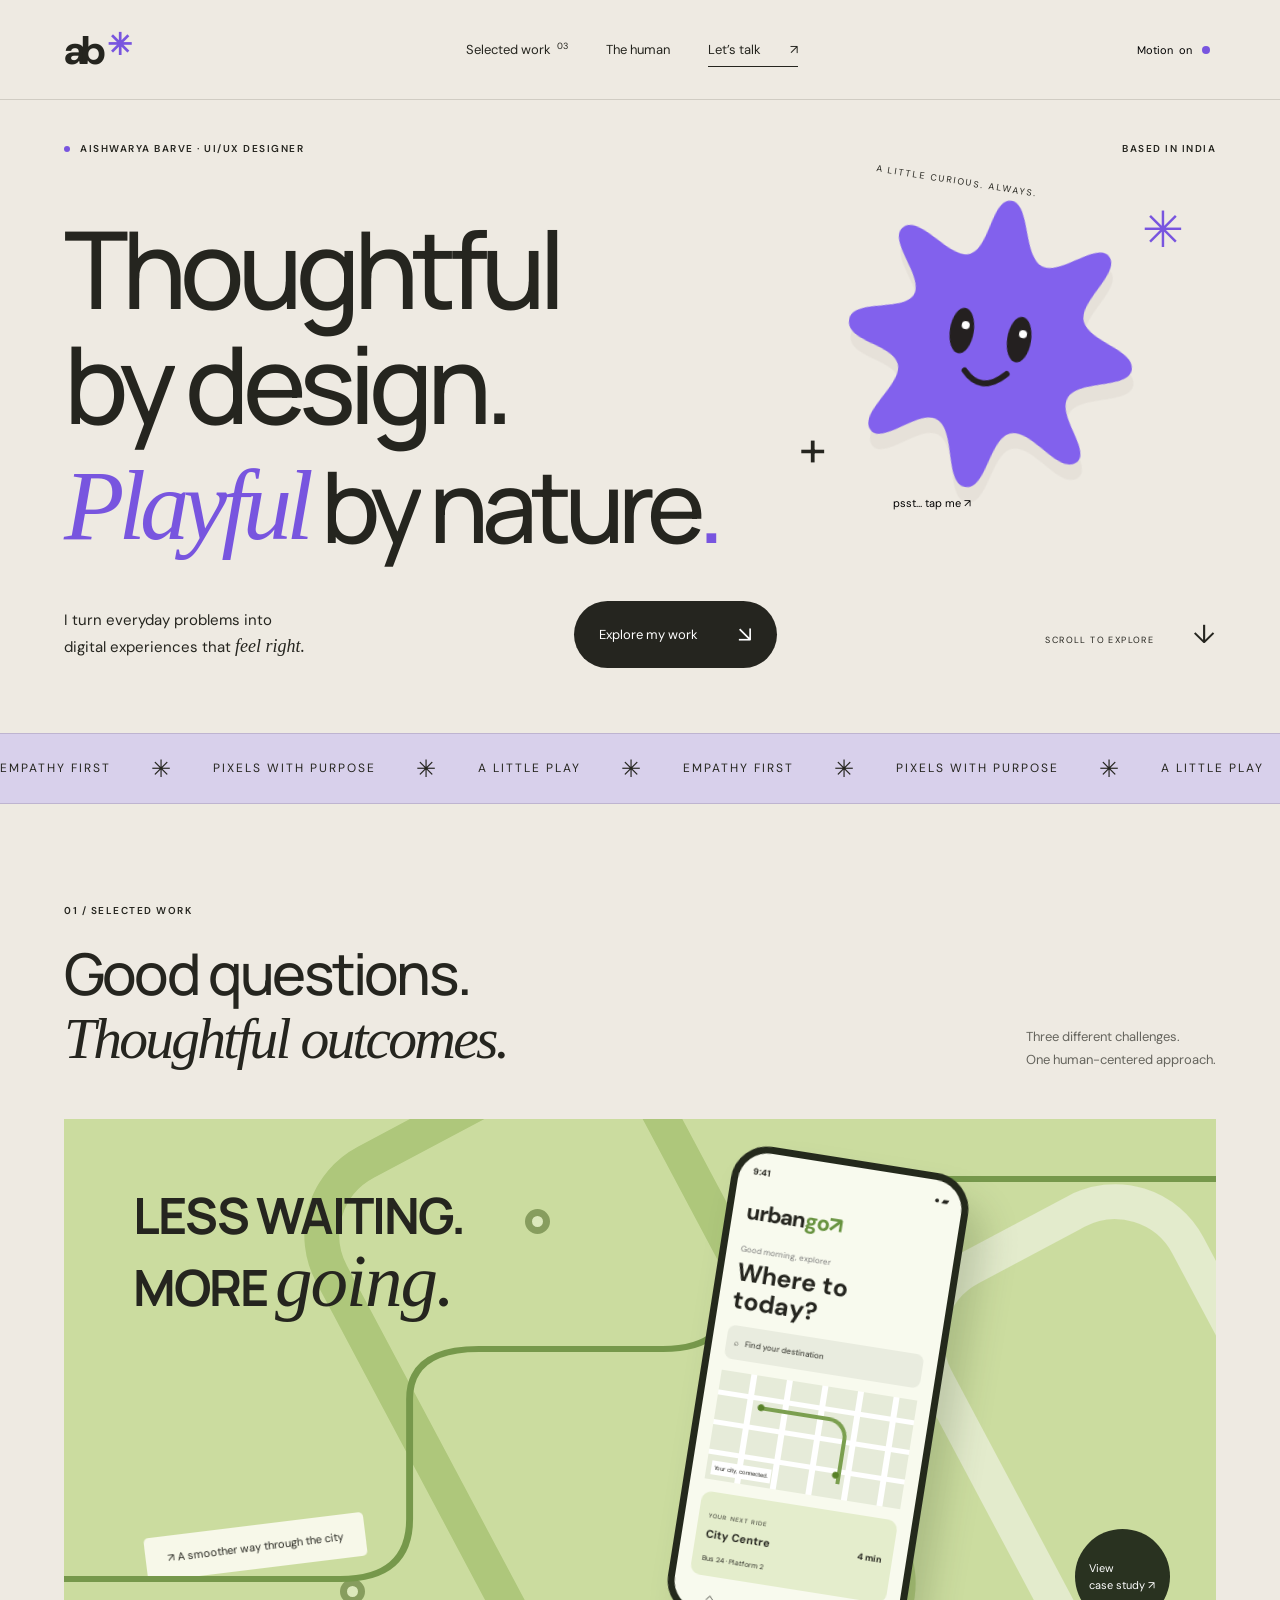
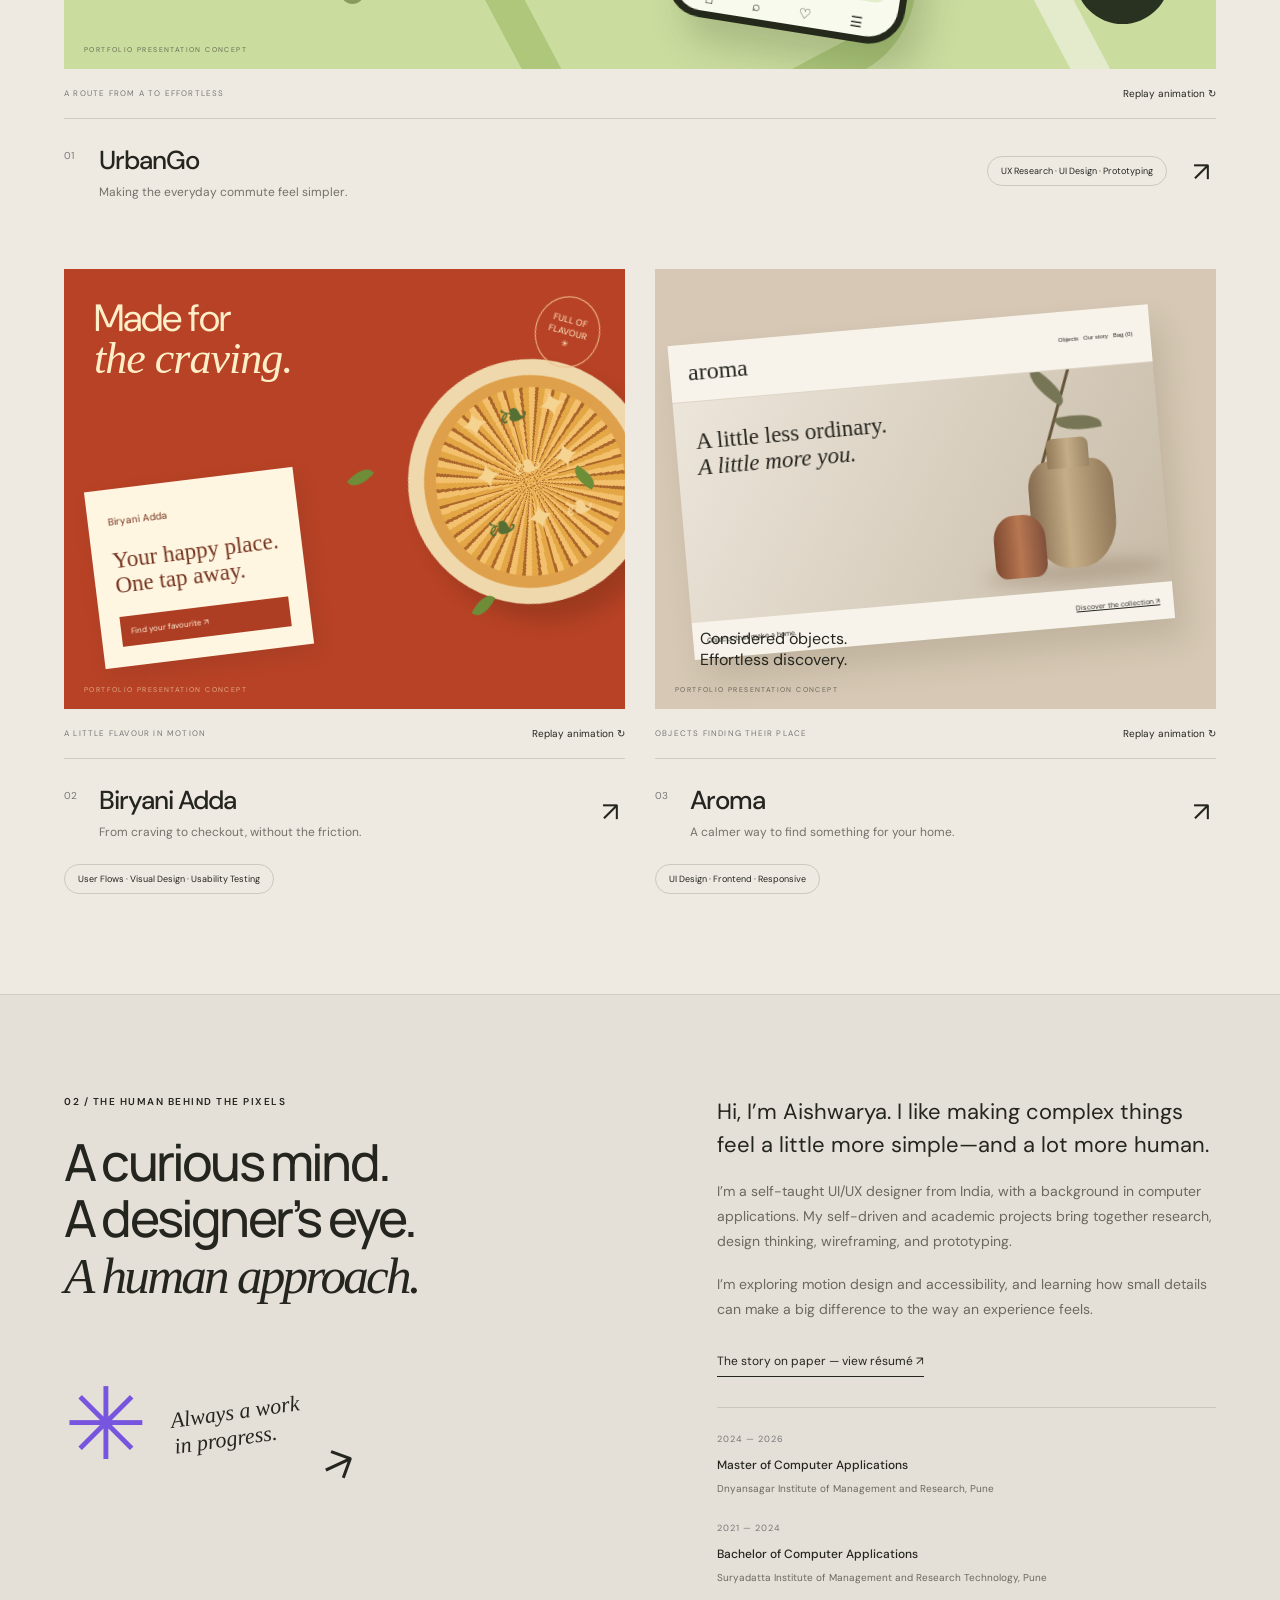
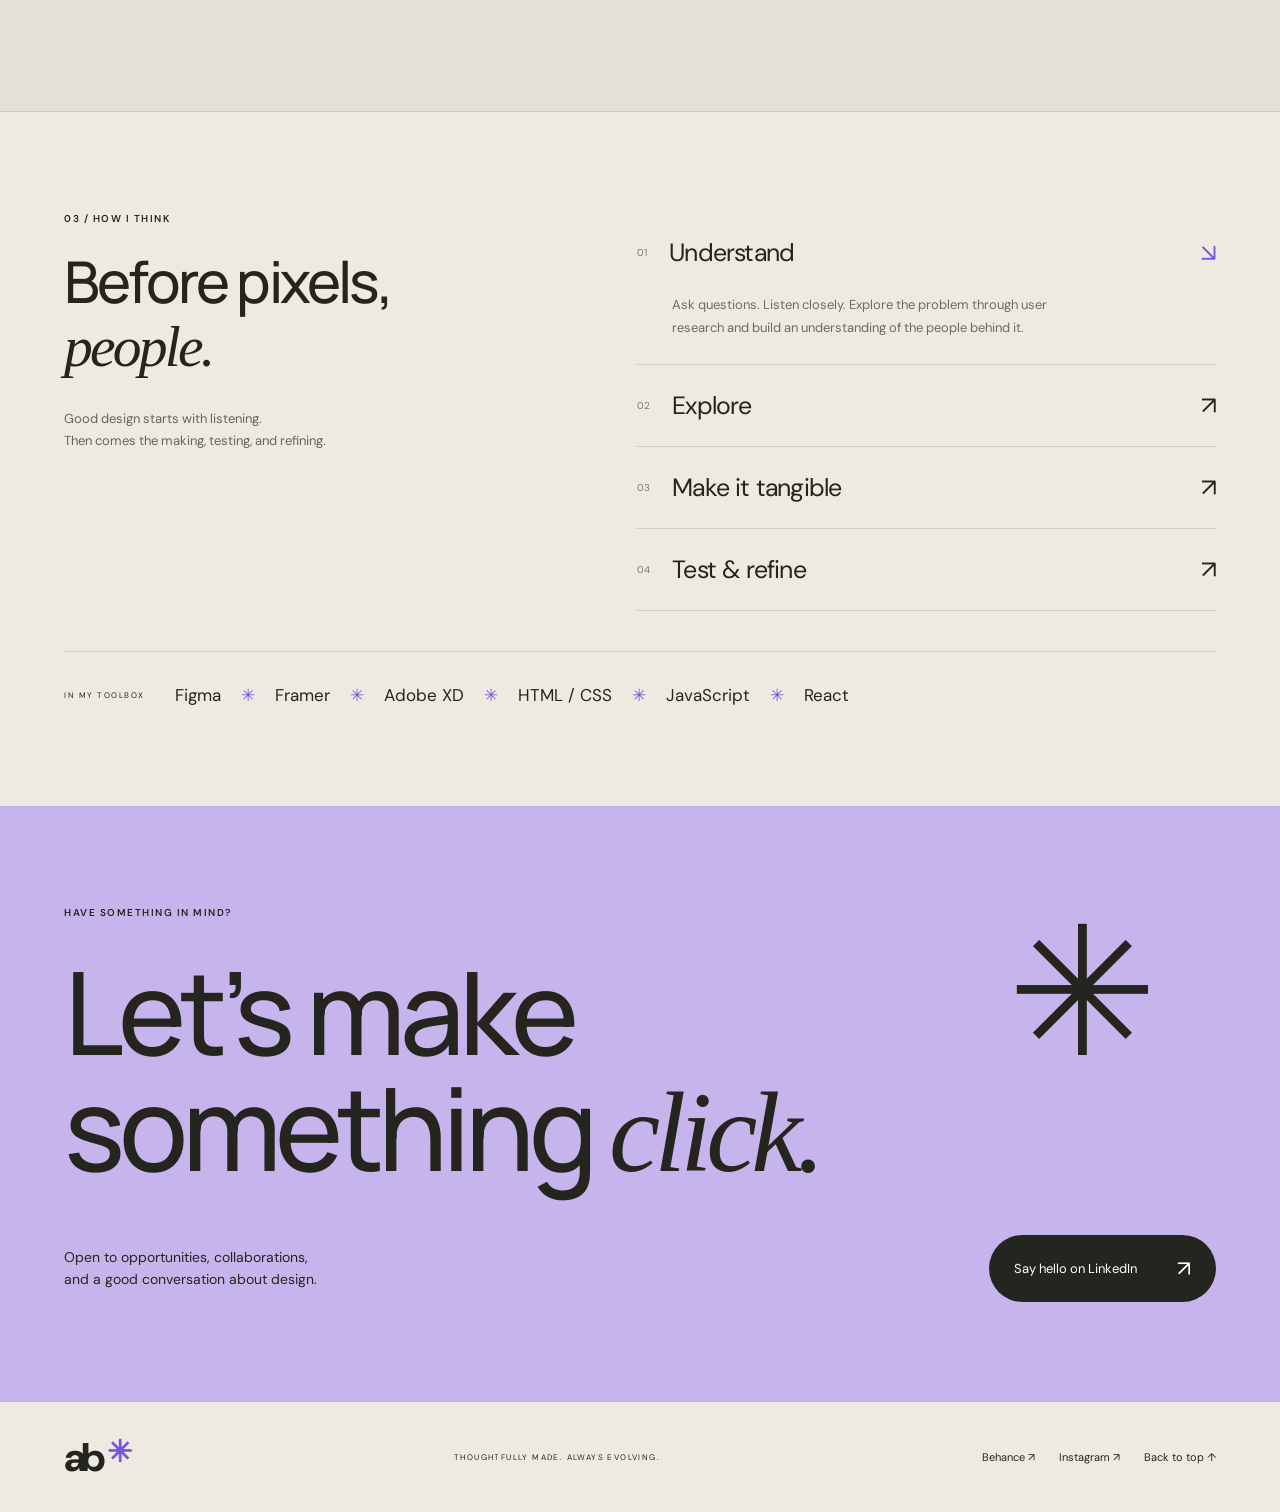
<file: Aishwarya-Portfolio.html>
<!doctype html>
<html lang="en"><head><meta charset="utf-8"><meta name="viewport" content="width=device-width,initial-scale=1"><meta name="theme-color" content="#eeeae2"><meta name="description" content="Aishwarya Barve — UI/UX designer crafting thoughtful digital experiences. Explore selected work, process, and a little play."><title>Aishwarya Barve — Design in Motion</title><style>@import url('https://fonts.googleapis.com/css2?family=DM+Sans:wght@400;500;600;700&family=Manrope:wght@400;500;600;700;800&display=swap');
:root{--paper:#eeeae2;--ink:#25251f;--purple:#7855df;--line:#d0ccc3}*{box-sizing:border-box}html{scroll-behavior:smooth;scroll-padding-top:90px}body{margin:0;background:var(--paper);color:var(--ink);font-family:'DM Sans',Arial,sans-serif}a{color:inherit;text-decoration:none}button{font:inherit}button,a,summary{-webkit-tap-highlight-color:transparent}a:focus-visible,button:focus-visible,summary:focus-visible{outline:3px solid #7855df;outline-offset:6px}::selection{background:#c0ef72;color:#25251f}.skip{position:fixed;top:-100px;left:20px;z-index:20;background:white;padding:12px}.skip:focus{top:15px}.progress{position:fixed;top:0;left:0;height:3px;width:0;background:var(--purple);z-index:30}header{height:100px;display:flex;align-items:center;justify-content:space-between;padding:0 5%;border-bottom:1px solid var(--line);gap:24px}.wordmark{font-size:40px;font-weight:800;letter-spacing:-5px;line-height:1}.wordmark span{display:inline-block;color:var(--purple);font-size:30px;vertical-align:top;margin:0 0 0 6px;letter-spacing:0}nav{display:flex;gap:38px;align-items:center;font-size:13px}nav sup{font-size:9px;margin-left:3px}.nav-contact{border-bottom:1px solid;padding:8px 0}.nav-contact span{margin-left:26px}#motion{display:flex;align-items:center;gap:6px;border:0;background:transparent;font-size:11px;cursor:pointer}#motion i{height:8px;width:8px;background:var(--purple);border-radius:50%;margin-left:4px}.hero{padding:42px 5% 35px;position:relative;overflow:hidden}.eyebrow{font-size:10px;letter-spacing:1.5px;font-weight:600;display:block}.hero .eyebrow{display:flex;align-items:center;gap:10px}.dot{width:6px;height:6px;border-radius:50%;background:var(--purple)}.hero-location{margin-left:auto}h1,h2,h3,p{margin:0}h1{font-family:Manrope,Arial,sans-serif;font-size:clamp(70px,8.4vw,132px);line-height:1.07;font-weight:500;letter-spacing:-7px;position:relative;margin:55px 0 42px;z-index:2;pointer-events:none}em{font-family:Georgia,'Times New Roman',serif;font-weight:400}h1 em{color:var(--purple);letter-spacing:-6px}.last-line{font-size:.92em;white-space:nowrap}.period{color:var(--purple)}.character-wrap{position:absolute;width:300px;height:330px;right:11%;top:87px;z-index:3}.character{border:0;background:none;width:100%;cursor:pointer;animation:bob 5s ease-in-out infinite;transform:rotate(9deg);padding:0;position:relative}.character svg{width:100%;filter:drop-shadow(4px 15px 0 #2420200b)}.eyes{transform-origin:150px 150px;animation:blink 7s infinite}.character.wink .eyes{transform:scaleY(.12);animation:none}.character-note{font-size:11px;position:absolute;bottom:-15px;left:80px;transform:rotate(-9deg)}.orbit-label{font-size:9px;letter-spacing:2px;position:absolute;top:-12px;left:36px;transform:rotate(9deg)}.spark{position:absolute;font-size:50px;font-weight:400}.s1{right:-45px;top:10px;color:var(--purple);animation:spin 25s linear infinite}.s2{left:-40px;bottom:35px}.hero-bottom{display:flex;justify-content:space-between;align-items:center;gap:20px;margin-top:40px}.hero-bottom p{font-size:15px;line-height:1.6}.hero-bottom p em{font-size:18px}.pill{display:inline-flex;align-items:center;justify-content:space-between;gap:40px;padding:19px 25px;border-radius:100px;font-size:13px;transition:transform .3s,background .3s}.pill:hover{transform:translateY(-4px);background:var(--purple)}.dark{background:var(--ink);color:white}.pill span{font-size:22px}.scroll-note{font-size:9px;letter-spacing:1.4px}.scroll-note span{display:inline-block;margin-left:35px;font-size:26px}.ticker{overflow:hidden;background:#d8d0eb;border-block:1px solid #beb4d0;padding:19px 0;margin-top:30px}.ticker>div{display:flex;align-items:center;gap:40px;white-space:nowrap;font-size:12px;letter-spacing:2px;width:max-content;animation:marquee 30s linear infinite}.ticker b{font-size:24px;font-weight:400}.section{padding:100px 5%}.section-heading{display:flex;align-items:flex-end;justify-content:space-between;gap:30px;margin-bottom:48px}h2{font-family:Manrope,Arial,sans-serif;font-size:clamp(38px,4.5vw,68px);font-weight:500;letter-spacing:-2.8px;line-height:1.1;margin-top:25px}.section-heading p{font-size:13px;line-height:1.7;color:#65645d}.project-art{display:block;position:relative;overflow:hidden;height:550px}.urban{background:#cbdc9f}.art-caption{position:absolute;top:70px;left:6%;font-family:Manrope,Arial,sans-serif;font-size:50px;font-weight:700;line-height:1.05;letter-spacing:-2px;z-index:2}.art-caption em{font-size:75px}.route{position:absolute;border:35px solid #aec77b;border-radius:100px;transform:rotate(-28deg)}.r1{height:700px;width:400px;left:30%;top:-60px}.r2{height:600px;width:320px;right:-100px;top:70px;border-color:#e3ebcc}.route-stop{position:absolute;width:25px;height:25px;border:7px solid #879d5e;background:#dce8bc;border-radius:50%}.stop1{left:40%;top:90px}.stop2{left:24%;bottom:65px}.phone{position:absolute;left:55%;top:38px;background:#f8faee;border:7px solid #24291c;border-radius:37px;width:240px;height:476px;box-shadow:20px 25px 35px #31431b35;transform:rotate(9deg);padding:14px;transition:transform .6s;z-index:3}.urban:hover .phone{transform:rotate(1deg) translateY(-10px)}.phone-status{font-size:9px;font-weight:bold;display:flex;justify-content:space-between}.phone-brand{font-weight:800;letter-spacing:-1px;font-size:22px;margin-top:20px}.phone-brand span{color:#689340}.phone>p{font-size:8px;margin-top:18px;color:#777}.phone h3{font-size:25px;line-height:1.1;margin:5px 0 12px}.search-field{background:#e9ecdf;border-radius:8px;padding:12px 8px;font-size:8px}.map{height:110px;background:repeating-linear-gradient(0deg,transparent 0 25px,#fff 25px 30px),repeating-linear-gradient(90deg,#e6ebd9 0 30px,#fff 30px 36px);margin:12px 0;position:relative;overflow:hidden}.map-line{position:absolute;border:4px solid #7b9f4f;border-left:0;border-bottom:0;width:92px;height:65px;left:42px;top:30px;border-radius:0 20px 0 0}.map-pin{position:absolute;top:75px;left:124px;color:#588128}.map-you{position:absolute;top:20px;left:40px;color:#588128}.map small{position:absolute;bottom:5px;left:5px;font-size:6px;background:#fff;padding:3px}.trip{background:#e4edcc;padding:10px;border-radius:10px}.trip>span{font-size:6px;letter-spacing:1px}.trip strong{font-size:11px;display:block;margin:4px 0}.trip b{float:right;font-size:9px}.trip small{font-size:7px}.phone-nav{display:flex;justify-content:space-around;padding:13px 0;font-size:14px}.floating-tag{position:absolute;bottom:100px;left:7%;background:#f7f8e9;padding:15px 22px;transform:rotate(-7deg);border-radius:5px;font-size:11px}.view-circle{position:absolute;right:4%;bottom:45px;width:95px;height:95px;background:#293220;color:white;border-radius:50%;display:grid;place-content:center;font-size:11px;line-height:1.5;transition:transform .3s}.urban:hover .view-circle{transform:rotate(12deg)}.concept{position:absolute;bottom:15px;left:20px;font-size:7px;letter-spacing:1.4px;opacity:.6}.project-info{display:flex;align-items:center;gap:20px;padding:24px 0}.project-info>div{flex:1;position:relative;padding-left:35px}.project-number{position:absolute;left:0;top:6px;font-size:10px;color:#777}.project-info h3{font-size:26px;letter-spacing:-1px;font-weight:500}.project-info p{font-size:12px;color:#737169;margin-top:7px}.tag{font-size:9px;border:1px solid #ccc8bf;border-radius:30px;padding:8px 13px;display:inline-block}.project-arrow{font-size:27px;padding:6px;transition:transform .3s}.project-arrow:hover{transform:translate(3px,-3px)}.project-grid{display:grid;grid-template-columns:1fr 1fr;gap:30px;margin-top:45px}.project-grid .project-art{height:440px}.biryani{background:#b84225;color:#ffefc9}.food-heading{position:absolute;top:30px;left:30px;font-size:38px;line-height:1;letter-spacing:-1px;z-index:3}.food-heading em{font-size:44px}.plate{position:absolute;width:245px;height:245px;border-radius:50%;background:#f8e2b9;box-shadow:10px 20px 20px #52220a44;border:16px solid #efd8ac;right:-28px;top:90px;transform:rotate(-15deg);transition:transform .6s}.rice{border-radius:50%;height:100%;background:repeating-conic-gradient(#e4a746 0 4deg,#f3c16d 4deg 8deg,#ab662b 8deg 10deg);border:12px solid #dea04a;color:#f5d391;text-align:center;font-size:38px;line-height:1.4}.rice span{color:#566f34}.biryani:hover .plate{transform:rotate(8deg)}.food-seal{position:absolute;top:27px;right:25px;border:1px solid #efbd8b;border-radius:50%;padding:17px 12px;font-size:9px;text-align:center;transform:rotate(15deg)}.order-card{position:absolute;left:30px;bottom:52px;background:#fff6e1;color:#75331e;width:210px;padding:20px;transform:rotate(-7deg);box-shadow:4px 8px 20px #632b2330;z-index:2}.order-card>span:first-child{font-size:10px}.order-card strong{display:block;font-family:Georgia,serif;font-size:23px;font-weight:400;line-height:1.1;margin:18px 0}.order-button{display:block;background:#ad3e23;color:#fff2da;padding:10px;font-size:8px}.aroma{background:#d6c8b4}.shop-window{position:absolute;left:7%;right:7%;top:55px;background:#f7f3eb;transform:rotate(-5deg);box-shadow:10px 20px 30px #483d2525;transition:transform .6s}.aroma:hover .shop-window{transform:rotate(0)}.shop-nav{padding:15px 18px;font-family:Georgia,serif;font-size:24px;border-bottom:1px solid #ddd5c6}.shop-nav span{float:right;font-family:Arial,sans-serif;font-size:6px;margin-top:10px}.shop-title{position:absolute;font-family:Georgia,serif;font-size:23px;top:85px;left:20px;z-index:3;line-height:1.15}.vase-scene{height:220px;background:linear-gradient(120deg,#ece5da,#c8bca8);position:relative;overflow:hidden}.vase{position:absolute;width:85px;height:108px;border-radius:25% 25% 44% 44%;background:linear-gradient(90deg,#866c4f,#c5ad87 45%,#8f7758);right:50px;bottom:22px;z-index:2}.vase:before{content:'';position:absolute;width:42px;height:30px;border-radius:7px 7px 0 0;background:linear-gradient(90deg,#927958,#c5ad87,#998464);top:-22px;left:21px}.small-vase{position:absolute;width:52px;height:63px;border-radius:40% 40% 22% 22%;background:linear-gradient(90deg,#7f4931,#b77751,#80503c);right:122px;bottom:16px;z-index:3}.branch{position:absolute;height:110px;width:65px;border-left:3px solid #66543a;right:40px;top:0;transform:rotate(20deg)}.branch:before,.branch:after{content:'';position:absolute;width:45px;height:16px;border-radius:0 80% 0 80%;background:#767656;top:22px;left:-40px;transform:rotate(20deg)}.branch:after{left:0;top:48px;transform:rotate(-25deg)}.scene-shadow{position:absolute;right:5px;bottom:7px;width:180px;height:22px;filter:blur(8px);background:#6d523740;border-radius:50%}.shop-footer{padding:14px;font-size:7px}.shop-footer span{float:right;text-decoration:underline}.aroma-caption{position:absolute;left:8%;bottom:38px;font-size:16px;line-height:1.3}.about{display:grid;grid-template-columns:1.1fr 1fr;gap:9%;border-block:1px solid var(--line);background:#e5e0d7}.about h2{font-size:clamp(38px,4vw,58px)}.about-right p{font-size:14px;line-height:1.8;margin-bottom:18px;color:#6b685f}.about-right p.intro{font-size:22px;line-height:1.5;color:var(--ink)}.text-link{font-size:12px;border-bottom:1px solid;padding-bottom:7px;display:inline-block;margin:12px 0 30px}.education{border-top:1px solid #ccc6bb;padding-top:25px}.education>div{margin-bottom:24px}.education span{display:block;font-size:9px;color:#777;letter-spacing:1px;margin-bottom:8px}.education strong{font-size:12px;font-weight:500}.education p{font-size:10px;margin:6px 0}.about-doodle{display:flex;align-items:center;gap:24px;margin-top:55px}.about-doodle>span{font-size:100px;color:var(--purple);animation:spin 30s linear infinite}.about-doodle p{font-family:Georgia,serif;font-style:italic;font-size:22px;transform:rotate(-8deg)}.about-doodle b{font-weight:400;font-size:40px;align-self:flex-end;transform:rotate(20deg)}.process{display:grid;grid-template-columns:1fr 1.15fr;gap:40px 70px}.process .section-heading{display:block}.process .section-heading p{margin-top:30px}.process-list details{border-bottom:1px solid var(--line)}.process-list summary{padding:24px 0;list-style:none;font-size:25px;cursor:pointer;display:flex;align-items:center;gap:22px;letter-spacing:-.8px}.process-list summary::-webkit-details-marker{display:none}.process-list summary>span{font-size:10px;color:#777;letter-spacing:0}.process-list i{margin-left:auto;font-style:normal;transition:transform .3s}.process-list details[open] i{transform:rotate(90deg);color:var(--purple)}.process-list details p{padding:0 35px 25px;font-size:13px;line-height:1.8;color:#6d6b63;max-width:450px}.toolbox{grid-column:1/-1;border-top:1px solid var(--line);padding-top:32px;display:flex;align-items:center;gap:30px}.toolbox>span{font-size:8px;letter-spacing:1.5px;white-space:nowrap}.toolbox p{font-size:17px;display:flex;align-items:center;gap:20px;flex-wrap:wrap}.toolbox b{color:var(--purple);font-weight:400}.contact{background:#c6b5ed;position:relative;overflow:hidden}.contact h2{font-size:clamp(65px,9vw,132px);line-height:1;letter-spacing:-6px;margin:35px 0 45px}.contact h2>span{font-size:180px;position:absolute;right:10%;top:90px;animation:spin 40s linear infinite}.contact-bottom{display:flex;align-items:center;justify-content:space-between;gap:25px}.contact-bottom p{font-size:14px;line-height:1.6}footer{padding:35px 5%;display:flex;align-items:center;justify-content:space-between;gap:25px}footer>span{font-size:8px;letter-spacing:1.4px}footer>div{display:flex;gap:24px;font-size:11px}.reveal{transition:opacity .8s,transform .8s}.js-motion .reveal:not(.visible){opacity:0;transform:translateY(28px)}body.paused *,body.paused *:before,body.paused *:after{animation-play-state:paused!important}body.paused .reveal{opacity:1!important;transform:none!important}.paused{scroll-behavior:auto}.paused #motion i{background:#888}@keyframes bob{50%{transform:translateY(-15px) rotate(-4deg)}}@keyframes blink{0%,43%,47%,100%{transform:scaleY(1)}45%{transform:scaleY(.08)}}@keyframes spin{to{transform:rotate(360deg)}}@keyframes marquee{to{transform:translateX(-50%)}}
@media(min-width:1500px){main,header,footer{max-width:1600px;margin:auto}.hero{min-height:730px}.character-wrap{right:13%;top:100px;width:340px}}@media(max-width:1000px){h1{letter-spacing:-4px;font-size:8.8vw}.character-wrap{width:220px;height:240px;top:100px;right:9%}.hero-location{display:none}.project-info .tag{display:none}.art-caption{font-size:40px}.phone{left:53%}.project-grid .project-art{height:380px}.plate{width:205px;height:205px;top:95px;right:-40px}.food-heading{font-size:30px}.food-heading em{font-size:35px}.food-seal{display:none}.order-card{width:180px;left:20px;bottom:40px}.shop-window{top:45px}.shop-title{font-size:18px}.vase{right:20px}.small-vase{right:85px}.branch{right:10px}.aroma-caption{bottom:27px;font-size:13px}.contact h2>span{right:6%;font-size:130px}.toolbox p{font-size:14px;gap:14px}}@media(max-width:650px){header{height:78px;padding:0 6%;gap:12px}.wordmark{font-size:33px}.wordmark span{font-size:24px}nav{gap:18px;font-size:11px}nav>a:nth-child(2){display:none}.nav-contact span{margin-left:6px}#motion{font-size:9px;gap:4px}#motion i{display:none}.hero{padding:28px 6% 30px}.hero .eyebrow{font-size:8px;letter-spacing:1px}.hero h1{font-size:clamp(53px,12vw,78px);letter-spacing:-3px;margin:235px 0 25px;line-height:1.05}.last-line{white-space:normal;font-size:1em}h1 em{letter-spacing:-3px}.character-wrap{width:185px;height:195px;top:78px;right:calc(50% - 92px)}.orbit-label{font-size:7px;left:12px;top:-10px;white-space:nowrap}.character-note{font-size:9px;left:45px;bottom:-15px}.spark{font-size:35px}.s1{right:-50px;top:30px}.s2{left:-45px;bottom:10px}.hero-bottom{flex-wrap:wrap;margin-top:24px;gap:23px}.hero-bottom p{font-size:13px}.hero-bottom .pill{padding:14px 20px;font-size:11px;gap:25px}.scroll-note{display:none}.ticker{margin-top:0;padding:13px 0}.ticker>div{font-size:9px;gap:25px}.ticker b{font-size:19px}.section{padding:65px 6%}.section-heading{display:block;margin-bottom:30px}.section-heading p{margin-top:20px;font-size:12px}h2{font-size:38px;letter-spacing:-1.8px;margin-top:18px}.project-art{height:480px}.urban .art-caption{font-size:30px;left:7%;top:25px}.art-caption em{font-size:45px}.phone{width:200px;height:395px;left:auto;right:15%;top:110px;transform:rotate(10deg);padding:11px;border-width:6px;border-radius:29px}.phone-brand{font-size:18px;margin-top:9px}.phone>p{margin-top:10px}.phone h3{font-size:22px}.search-field{padding:9px 6px}.map{height:90px;margin:10px 0}.trip{padding:7px}.phone-nav{padding:10px 0}.view-circle{height:65px;width:65px;font-size:8px;right:3%;bottom:27px}.floating-tag{font-size:8px;left:4%;bottom:110px;padding:10px 12px;z-index:4;max-width:135px}.urban .concept{left:12px;font-size:6px}.project-info{padding:21px 0;gap:10px}.project-info>div{padding-left:24px}.project-info h3{font-size:23px}.project-info p{font-size:11px;line-height:1.5;max-width:260px}.project-grid{grid-template-columns:1fr;gap:35px;margin-top:25px}.project-grid .project-art{height:400px}.plate{right:-10px;width:230px;height:230px}.food-heading{font-size:38px}.food-heading em{font-size:42px}.order-card{width:200px}.food-seal{display:block;right:15px;top:20px}.shop-window{top:45px}.shop-title{font-size:25px}.vase{right:38px}.small-vase{right:108px}.branch{right:25px}.aroma-caption{font-size:15px;bottom:35px}.about{grid-template-columns:1fr;gap:40px}.about h2{font-size:39px}.about-doodle{margin-top:25px}.about-doodle>span{font-size:70px}.about-doodle p{font-size:19px}.about-right p.intro{font-size:20px}.about-right p{font-size:13px}.process{grid-template-columns:1fr;gap:0}.process .section-heading{margin-bottom:15px}.process-list summary{font-size:24px}.toolbox{margin-top:35px;display:block}.toolbox p{font-size:13px;line-height:2;margin-top:16px;gap:12px}.contact h2{font-size:62px;letter-spacing:-3px;margin-top:28px;position:relative;z-index:2}.contact h2>span{font-size:80px;top:-65px;right:-5px;opacity:.35;z-index:-1}.contact-bottom{display:block}.contact-bottom p{font-size:12px;margin-bottom:24px}.contact .pill{font-size:12px;padding:16px 20px}footer{padding:28px 6%;flex-wrap:wrap}footer>span{font-size:6px}footer>div{width:100%;justify-content:space-between;font-size:10px}.tag{font-size:8px}.section .eyebrow{font-size:8px}}@media(prefers-reduced-motion:reduce){html{scroll-behavior:auto}*,*:before,*:after{animation:none!important;transition:none!important}.js-motion .reveal:not(.visible){opacity:1;transform:none}}
</style><style>.word-mask{display:inline-block;overflow:hidden;vertical-align:bottom;padding:0 .05em .13em;margin:0 -.05em -.13em}.word-mask>span{display:inline-block}.motion-ready:not(.paused) .word-mask>span{animation:wordEnter 1.1s cubic-bezier(.16,1,.3,1) both;animation-delay:calc(var(--word)*90ms)}.character svg{rotate:var(--lean,0deg);transition:rotate .4s}.eye-track{translate:var(--x,0px) var(--y,0px);transition:translate .15s}.character.surprised svg{animation:surprise .7s ease}.project-art{transform:perspective(1200px) rotateX(var(--rx,0deg)) rotateY(var(--ry,0deg));transition:transform .5s;isolation:isolate}.route-drawing{position:absolute;inset:0;width:100%;height:100%;pointer-events:none;z-index:1}.route-drawing path{fill:none;stroke:#76984b;stroke-width:6;stroke-linecap:round;stroke-dasharray:1;stroke-dashoffset:0}.scene-ready.playing .route-drawing path{animation:drawRoute 2.2s ease both}.scene-ready.playing .phone{animation:phoneArrive 1.3s cubic-bezier(.16,1,.3,1) .25s both}.scene-ready.playing .floating-tag{animation:objectArrive .8s cubic-bezier(.16,1,.3,1) .8s both}.scene-controls{display:flex;align-items:center;justify-content:space-between;padding:10px 0;border-bottom:1px solid var(--line);gap:10px}.scene-controls span{font-size:8px;letter-spacing:1.2px;color:#777}.replay-scene{border:0;background:none;font-size:10px;padding:8px 0 8px 12px;cursor:pointer;color:var(--ink)}.replay-scene:disabled{opacity:.45;cursor:default}.steam{position:absolute;right:70px;top:88px;width:110px;height:115px;z-index:4;pointer-events:none;display:flex;gap:15px}.steam i{width:15px;height:80px;border-left:3px solid #ffedc0;border-radius:50%;opacity:0;filter:blur(1px)}.playing .steam i{animation:steamRise 2.4s ease-out infinite;animation-delay:calc(var(--i)*.5s)}.offscreen .steam i{animation-play-state:paused}.ingredient{position:absolute;z-index:3;width:25px;height:13px;border-radius:0 80% 0 80%;background:#6d8d39}.ingredient.a{right:28px;top:46%;rotate:32deg}.ingredient.b{right:45%;top:46%;rotate:-45deg}.ingredient.c{right:23%;top:75%;rotate:120deg}.scene-ready.playing .ingredient{animation:ingredientArrive 1.1s cubic-bezier(.2,.8,.2,1) .4s both}.scene-ready.playing .ingredient.b{animation-delay:.65s}.scene-ready.playing .ingredient.c{animation-delay:.85s}.scene-ready.playing .plate{animation:plateArrive 1.2s cubic-bezier(.16,1,.3,1) both}.scene-ready.playing .order-card{animation:objectArrive 1s cubic-bezier(.16,1,.3,1) .5s both}.scene-ready.playing .shop-window{animation:shopUnfold 1.3s cubic-bezier(.16,1,.3,1) both;transform-origin:50% 100%}.scene-ready.playing .vase,.scene-ready.playing .small-vase,.scene-ready.playing .branch{animation:objectArrive 1.2s cubic-bezier(.16,1,.3,1) .25s both}.scene-ready.playing .small-vase{animation-delay:.45s}.scene-ready.playing .branch{animation-delay:.65s}.pill{translate:var(--mx,0px) var(--my,0px);transition:translate .25s,transform .3s,background .3s}.paused .eye-track{translate:0 0}.paused .character svg{rotate:0deg}.paused .project-art{transform:none}.paused .pill{translate:0 0}.paused .word-mask>span{transform:none;opacity:1}.paused .scene-ready *{animation:none!important}.paused .steam{display:none}
@keyframes wordEnter{0%{transform:translateY(115%) rotate(5deg) scaleX(.9);opacity:0}70%{transform:translateY(-3%) rotate(0) scaleX(1.02);opacity:1}100%{transform:none;opacity:1}}@keyframes surprise{0%,100%{scale:1}25%{scale:1.12 .88}55%{scale:.93 1.1;translate:0 -16px}}@keyframes drawRoute{from{stroke-dashoffset:1}to{stroke-dashoffset:0}}@keyframes phoneArrive{from{opacity:0;translate:70px 80px;rotate:12deg}to{opacity:1;translate:0 0;rotate:0deg}}@keyframes objectArrive{from{opacity:0;translate:0 40px}to{opacity:1;translate:0 0}}@keyframes plateArrive{from{opacity:0;translate:70px 30px;rotate:55deg}to{opacity:1;translate:0 0;rotate:0deg}}@keyframes ingredientArrive{from{opacity:0;translate:0 -85px;scale:.3}to{opacity:1;translate:0 0;scale:1}}@keyframes steamRise{0%{opacity:0;translate:0 20px;scale:.8}30%{opacity:.6}100%{opacity:0;translate:8px -50px;scale:1.3}}@keyframes shopUnfold{from{opacity:0;rotate:x 25deg;translate:0 40px}to{opacity:1;rotate:x 0deg;translate:0 0}}
@media(max-width:650px){.steam{right:45px;top:95px}.scene-controls span{font-size:7px}.replay-scene{font-size:9px}.project-art{transform:none!important}.pill{translate:none!important}}@media(prefers-reduced-motion:reduce){.eye-track{translate:none!important}.character svg{rotate:none!important}.project-art{transform:none!important}.pill{translate:none!important}.route-drawing path{stroke-dashoffset:0!important}.steam{display:none}.word-mask>span{opacity:1!important;transform:none!important}}
</style></head>
<body><a class="skip" href="#work">Skip to work</a><div class="progress"></div>
<header><a class="wordmark" href="#home" aria-label="Aishwarya home">ab<span>✳</span></a><nav aria-label="Main navigation"><a href="#work">Selected work <sup>03</sup></a><a href="#about">The human</a><a class="nav-contact" href="#contact">Let’s talk <span>↗</span></a></nav><button id="motion" aria-pressed="false" aria-label="Pause animation">Motion <span>on</span><i></i></button></header>
<main><section class="hero" id="home"><div class="eyebrow"><span class="dot"></span> AISHWARYA BARVE · UI/UX DESIGNER <span class="hero-location">BASED IN INDIA</span></div><h1>Thoughtful<br>by design.<br><span class="last-line"><em>Playful</em> by nature<span class="period">.</span></span></h1>
<div class="character-wrap"><span class="orbit-label">A LITTLE CURIOUS. ALWAYS.</span><button class="character" aria-label="Make the character wink" title="Psst… tap me"><svg viewBox="0 0 300 310" role="img" aria-label="Playful violet star character"><path class="starbody" d="M150 12C169 12 170 65 190 72S241 38 255 52S232 101 240 120S295 140 295 160S244 178 236 198S270 248 254 261S205 234 185 242S170 302 149 302S131 249 111 240S60 275 46 260S71 210 63 191S8 177 8 155S60 139 68 120S32 70 47 55S98 80 117 71S130 12 150 12Z" fill="#8261ed"/><g class="eyes"><ellipse cx="121" cy="148" rx="12" ry="23" fill="#242020"/><ellipse cx="179" cy="148" rx="12" ry="23" fill="#242020"/><circle cx="124" cy="142" r="4" fill="#fff"/><circle cx="182" cy="142" r="4" fill="#fff"/></g><path d="M130 187Q150 208 172 184" fill="none" stroke="#242020" stroke-width="6" stroke-linecap="round"/></svg><span class="character-note">psst… tap me ↗</span></button><span class="spark s1">✳</span><span class="spark s2">+</span></div>
<div class="hero-bottom"><p>I turn everyday problems into<br>digital experiences that <em>feel right.</em></p><a href="#work" class="pill dark">Explore my work <span>↘</span></a><span class="scroll-note">SCROLL TO EXPLORE <span>↓</span></span></div></section>
<div class="ticker" aria-hidden="true"><div>EMPATHY FIRST <b>✳</b> PIXELS WITH PURPOSE <b>✳</b> A LITTLE PLAY <b>✳</b> EMPATHY FIRST <b>✳</b> PIXELS WITH PURPOSE <b>✳</b> A LITTLE PLAY <b>✳</b></div></div>
<section id="work" class="work section"><div class="section-heading reveal"><div><span class="eyebrow">01 / SELECTED WORK</span><h2>Good questions.<br><em>Thoughtful outcomes.</em></h2></div><p>Three different challenges.<br>One human-centered approach.</p></div>
<article class="project reveal"><a class="project-art urban" href="https://www.behance.net/gallery/234531147/UrbanGo-Public-Transport-Mobile-App-UX-Case-Study" target="_blank" rel="noopener" aria-label="View UrbanGo case study on Behance"><div class="art-caption">LESS WAITING.<br>MORE <em>going.</em></div><div class="route r1"></div><div class="route r2"></div><span class="route-stop stop1"></span><span class="route-stop stop2"></span><div class="phone"><div class="phone-status">9:41 <span>● ▰</span></div><div class="phone-brand">urban<span>go↗</span></div><p>Good morning, explorer</p><h3>Where to<br>today?</h3><div class="search-field">⌕ &nbsp; Find your destination</div><div class="map"><span class="map-line"></span><b class="map-pin">●</b><span class="map-you">●</span><small>Your city, connected.</small></div><div class="trip"><span>YOUR NEXT RIDE</span><strong>City Centre <b>4 min</b></strong><small>Bus 24 · Platform 2</small></div><div class="phone-nav">⌂ <span>⌕</span> ♡ <span>☰</span></div></div><span class="floating-tag">↗ A smoother way through the city</span><span class="view-circle">View<br>case study ↗</span><span class="concept">PORTFOLIO PRESENTATION CONCEPT</span></a><div class="project-info"><div><span class="project-number">01</span><h3>UrbanGo</h3><p>Making the everyday commute feel simpler.</p></div><span class="tag">UX Research · UI Design · Prototyping</span><a href="https://www.behance.net/gallery/234531147/UrbanGo-Public-Transport-Mobile-App-UX-Case-Study" target="_blank" rel="noopener" class="project-arrow" aria-label="UrbanGo case study">↗</a></div></article>
<div class="project-grid"><article class="project reveal"><a class="project-art biryani" href="https://www.behance.net/gallery/236012177/BiryaniAdda-A-Biryani-Delivery-App" target="_blank" rel="noopener" aria-label="View Biryani Adda case study"><span class="food-heading">Made for<br><em>the craving.</em></span><div class="plate"><div class="rice">✦ <span>❧</span> ✦<br>✦ ❧ ✦<br><span>❧</span> ✦ ❧</div></div><span class="food-seal">FULL OF<br>FLAVOUR<br>✳</span><div class="order-card"><span>Biryani Adda</span><strong>Your happy place.<br>One tap away.</strong><span class="order-button">Find your favourite ↗</span></div><span class="concept">PORTFOLIO PRESENTATION CONCEPT</span></a><div class="project-info"><div><span class="project-number">02</span><h3>Biryani Adda</h3><p>From craving to checkout, without the friction.</p></div><a class="project-arrow" href="https://www.behance.net/gallery/236012177/BiryaniAdda-A-Biryani-Delivery-App" target="_blank" rel="noopener" aria-label="Biryani Adda case study">↗</a></div><span class="tag">User Flows · Visual Design · Usability Testing</span></article>
<article class="project reveal"><a class="project-art aroma" href="https://www.behance.net/gallery/236233799/Aroma-Online-Home-Dcor-Store" target="_blank" rel="noopener" aria-label="View Aroma case study"><div class="shop-window"><div class="shop-nav">aroma<span>Objects &nbsp; Our story &nbsp; Bag (0)</span></div><div class="shop-title">A little less ordinary.<br><em>A little more you.</em></div><div class="vase-scene"><div class="branch"></div><div class="vase"></div><div class="small-vase"></div><div class="scene-shadow"></div></div><div class="shop-footer">Objects that make a home.<span>Discover the collection ↗</span></div></div><span class="aroma-caption">Considered objects.<br>Effortless discovery.</span><span class="concept">PORTFOLIO PRESENTATION CONCEPT</span></a><div class="project-info"><div><span class="project-number">03</span><h3>Aroma</h3><p>A calmer way to find something for your home.</p></div><a class="project-arrow" href="https://www.behance.net/gallery/236233799/Aroma-Online-Home-Dcor-Store" target="_blank" rel="noopener" aria-label="Aroma case study">↗</a></div><span class="tag">UI Design · Frontend · Responsive</span></article></div></section>
<section class="about section" id="about"><div class="about-left reveal"><span class="eyebrow">02 / THE HUMAN BEHIND THE PIXELS</span><h2>A curious mind.<br>A designer’s eye.<br><em>A human approach.</em></h2><div class="about-doodle" aria-hidden="true"><span>✳</span><p>Always a work<br>in progress.</p><b>↗</b></div></div><div class="about-right reveal"><p class="intro">Hi, I’m Aishwarya. I like making complex things feel a little more simple—and a lot more human.</p><p>I’m a self-taught UI/UX designer from India, with a background in computer applications. My self-driven and academic projects bring together research, design thinking, wireframing, and prototyping.</p><p>I’m exploring motion design and accessibility, and learning how small details can make a big difference to the way an experience feels.</p><a class="text-link" href="https://barveaishwarya.github.io/Portfolio/Aishwarya-Barve-Resume.pdf" target="_blank" rel="noopener">The story on paper — view résumé ↗</a><div class="education"><div><span>2024 — 2026</span><strong>Master of Computer Applications</strong><p>Dnyansagar Institute of Management and Research, Pune</p></div><div><span>2021 — 2024</span><strong>Bachelor of Computer Applications</strong><p>Suryadatta Institute of Management and Research Technology, Pune</p></div></div></div></section>
<section class="process section"><div class="section-heading reveal"><div><span class="eyebrow">03 / HOW I THINK</span><h2>Before pixels,<br><em>people.</em></h2></div><p>Good design starts with listening.<br>Then comes the making, testing, and refining.</p></div><div class="process-list"><details open><summary><span>01</span>Understand <i>↗</i></summary><p>Ask questions. Listen closely. Explore the problem through user research and build an understanding of the people behind it.</p></details><details><summary><span>02</span>Explore <i>↗</i></summary><p>Turn insights into user flows, sketches, and wireframes. Explore possibilities before committing to a visual direction.</p></details><details><summary><span>03</span>Make it tangible <i>↗</i></summary><p>Shape the visual language, build prototypes, and connect the small details into an experience that feels coherent.</p></details><details><summary><span>04</span>Test & refine <i>↗</i></summary><p>Observe how people use the experience. Learn where it feels effortless, where it falls short, and what to improve next.</p></details></div><div class="toolbox"><span>IN MY TOOLBOX</span><p>Figma <b>✳</b> Framer <b>✳</b> Adobe XD <b>✳</b> HTML / CSS <b>✳</b> JavaScript <b>✳</b> React</p></div></section>
<section class="contact section" id="contact"><span class="eyebrow">HAVE SOMETHING IN MIND?</span><h2>Let’s make<br>something <em>click.</em><span>✳</span></h2><div class="contact-bottom"><p>Open to opportunities, collaborations,<br>and a good conversation about design.</p><a class="pill dark" href="https://www.linkedin.com/in/aishwarya-barve-b72590250" target="_blank" rel="noopener">Say hello on LinkedIn <span>↗</span></a></div></section></main>
<footer><a class="wordmark" href="#home">ab<span>✳</span></a><span>THOUGHTFULLY MADE. ALWAYS EVOLVING.</span><div><a href="https://www.behance.net/aishwaryabarve" target="_blank" rel="noopener">Behance ↗</a><a href="https://www.instagram.com/uiux_with_ab" target="_blank" rel="noopener">Instagram ↗</a><a href="#home">Back to top ↑</a></div></footer><script>const reduce=matchMedia('(prefers-reduced-motion: reduce)');
let paused=reduce.matches;
const motion=document.querySelector('#motion');
function setMotion(){document.body.classList.toggle('paused',paused);motion.setAttribute('aria-pressed',String(paused));motion.setAttribute('aria-label',paused?'Enable animation':'Pause animation');motion.querySelector('span').textContent=paused?'off':'on';document.documentElement.style.scrollBehavior=paused?'auto':'smooth'}
setMotion();motion.addEventListener('click',()=>{paused=!paused;setMotion()});reduce.addEventListener('change',e=>{paused=e.matches;setMotion()});
if('IntersectionObserver' in window){document.body.classList.add('js-motion');const observer=new IntersectionObserver(entries=>entries.forEach(e=>{if(e.isIntersecting){e.target.classList.add('visible');observer.unobserve(e.target)}}),{threshold:.08});document.querySelectorAll('.reveal').forEach(el=>observer.observe(el))}
const character=document.querySelector('.character');let winkTimer;character.addEventListener('click',()=>{character.classList.add('wink');character.querySelector('.character-note').textContent='nice to meet you! ✳';clearTimeout(winkTimer);winkTimer=setTimeout(()=>{character.classList.remove('wink');character.querySelector('.character-note').textContent='psst… tap me ↗'},1200)});
window.addEventListener('scroll',()=>{const range=document.documentElement.scrollHeight-innerHeight;document.querySelector('.progress').style.width=(range>0?scrollY/range*100:0)+'%'},{passive:true});
document.querySelectorAll('.process-list details').forEach(detail=>detail.addEventListener('toggle',()=>{if(detail.open)document.querySelectorAll('.process-list details').forEach(other=>{if(other!==detail)other.open=false})}));
</script><script>(() => {
 const hero=document.querySelector('.hero'), headline=hero.querySelector('h1');
 const walker=document.createTreeWalker(headline,NodeFilter.SHOW_TEXT), nodes=[];while(walker.nextNode())nodes.push(walker.currentNode);
 let n=0;nodes.forEach(node=>{if(!node.textContent.trim())return;const f=document.createDocumentFragment();node.textContent.split(/(\s+)/).forEach(w=>{if(!w.trim()){f.append(document.createTextNode(w));return}const mask=document.createElement('span'),word=document.createElement('span');mask.className='word-mask';word.textContent=w;word.style.setProperty('--word',n++);mask.append(word);f.append(mask)});node.replaceWith(f)});
 document.body.classList.add('motion-ready');
 const svg=character.querySelector('svg'), eyes=svg.querySelector('.eyes'), track=document.createElementNS('http://www.w3.org/2000/svg','g');track.classList.add('eye-track');eyes.replaceWith(track);track.append(eyes);
 const pointer=matchMedia('(hover:hover) and (pointer:fine)');
 function reset(){svg.style.setProperty('--lean','0deg');track.style.setProperty('--x','0px');track.style.setProperty('--y','0px')}
 hero.addEventListener('pointermove',e=>{if(paused||!pointer.matches)return;const b=svg.getBoundingClientRect(),x=Math.max(-1,Math.min(1,(e.clientX-b.left-b.width/2)/220)),y=Math.max(-1,Math.min(1,(e.clientY-b.top-b.height/2)/220));svg.style.setProperty('--lean',x*8+'deg');track.style.setProperty('--x',x*9+'px');track.style.setProperty('--y',y*7+'px')});hero.addEventListener('pointerleave',reset);
 character.addEventListener('click',()=>{if(paused)return;character.classList.remove('surprised');requestAnimationFrame(()=>character.classList.add('surprised'))});svg.addEventListener('animationend',()=>character.classList.remove('surprised'));
 const urban=document.querySelector('.urban');const route=document.createElementNS('http://www.w3.org/2000/svg','svg');route.setAttribute('viewBox','0 0 1000 550');route.setAttribute('preserveAspectRatio','none');route.setAttribute('aria-hidden','true');route.classList.add('route-drawing');const path=document.createElementNS('http://www.w3.org/2000/svg','path');path.setAttribute('d','M-30 460 H240 Q300 460 300 400 V280 Q300 230 360 230 H520 Q580 230 580 170 V100 Q580 60 640 60 H1030');path.setAttribute('pathLength','1');route.append(path);urban.prepend(route);
 const food=document.querySelector('.biryani'),steam=document.createElement('div');steam.className='steam';steam.setAttribute('aria-hidden','true');for(let i=0;i<3;i++){const curl=document.createElement('i');curl.style.setProperty('--i',i);steam.append(curl)}food.append(steam);['a','b','c'].forEach(c=>{const l=document.createElement('span');l.className='ingredient '+c;l.setAttribute('aria-hidden','true');food.append(l)});
 const scenes=[...document.querySelectorAll('.project-art')],buttons=[];
 function play(s){if(paused)return;s.classList.remove('playing');requestAnimationFrame(()=>requestAnimationFrame(()=>{if(!paused)s.classList.add('playing')}))}
 scenes.forEach((s,i)=>{s.classList.add('scene-ready');const controls=document.createElement('div'),label=document.createElement('span'),button=document.createElement('button');controls.className='scene-controls';label.textContent=['A ROUTE FROM A TO EFFORTLESS','A LITTLE FLAVOUR IN MOTION','OBJECTS FINDING THEIR PLACE'][i];button.className='replay-scene';button.type='button';button.textContent='Replay animation \u21bb';button.setAttribute('aria-label','Replay '+['UrbanGo','Biryani Adda','Aroma'][i]+' animation');button.disabled=paused;button.addEventListener('click',()=>play(s));buttons.push(button);controls.append(label,button);s.after(controls);s.addEventListener('pointermove',e=>{if(paused||!pointer.matches)return;const r=s.getBoundingClientRect();s.style.setProperty('--rx',-(e.clientY-r.top-r.height/2)/r.height*5+'deg');s.style.setProperty('--ry',(e.clientX-r.left-r.width/2)/r.width*6+'deg')});s.addEventListener('pointerleave',()=>{s.style.setProperty('--rx','0deg');s.style.setProperty('--ry','0deg')})});
 if('IntersectionObserver'in window){const seen=new WeakSet(),observer=new IntersectionObserver(entries=>entries.forEach(e=>{e.target.classList.toggle('offscreen',!e.isIntersecting);if(e.isIntersecting&&!seen.has(e.target)){play(e.target);seen.add(e.target)}}),{threshold:.15});scenes.forEach(s=>observer.observe(s))}else scenes.forEach(play);
 document.querySelectorAll('.pill').forEach(b=>{b.addEventListener('pointermove',e=>{if(paused||!pointer.matches)return;const r=b.getBoundingClientRect();b.style.setProperty('--mx',(e.clientX-r.left-r.width/2)*.08+'px');b.style.setProperty('--my',(e.clientY-r.top-r.height/2)*.14+'px')});b.addEventListener('pointerleave',()=>{b.style.setProperty('--mx','0px');b.style.setProperty('--my','0px')})});
 function sync(){buttons.forEach(b=>b.disabled=paused);reset();if(!paused)scenes.forEach(s=>{const r=s.getBoundingClientRect();if(r.top<innerHeight&&r.bottom>0)play(s)})}motion.addEventListener('click',sync);reduce.addEventListener('change',sync);
})();
</script></body></html>
</file>
